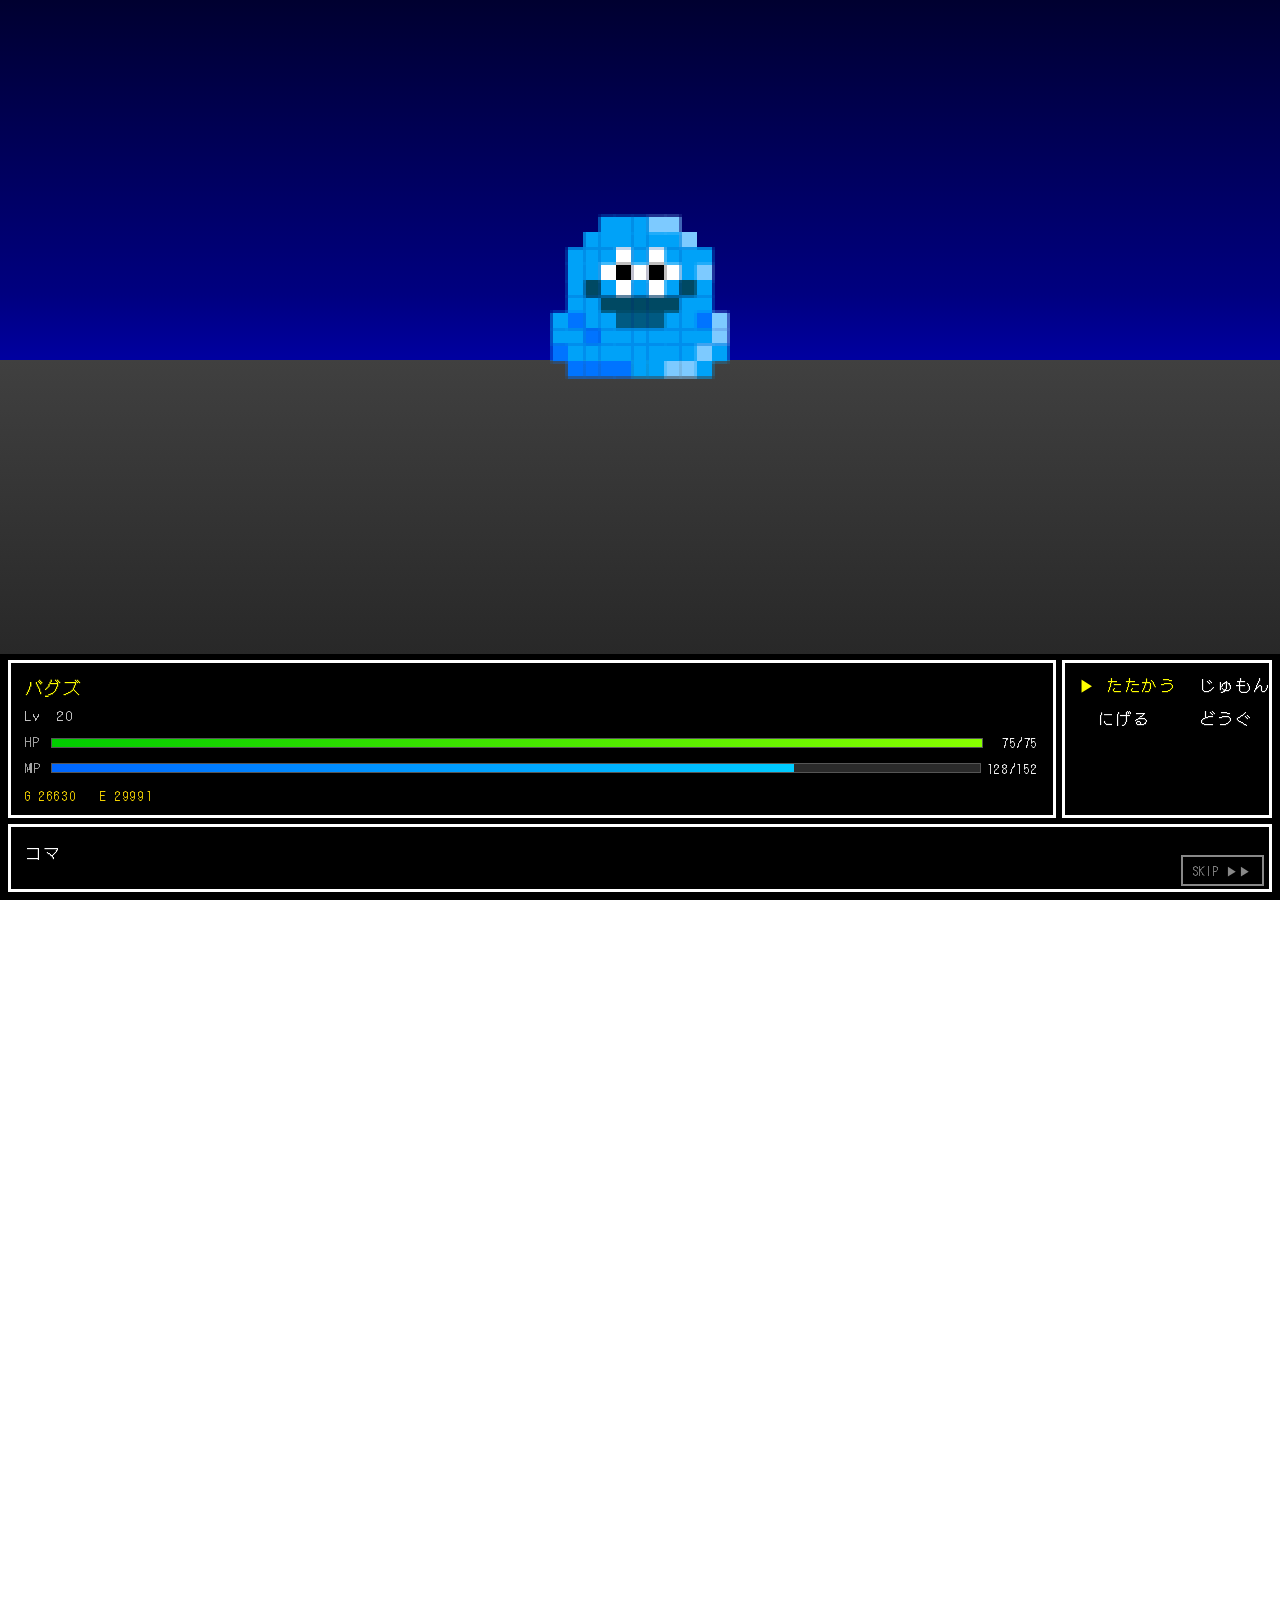
<file: index.html>
<!DOCTYPE html>
<html lang="ja">
<head>
<meta charset="UTF-8">
<meta http-equiv="X-UA-Compatible" content="IE=edge">
<meta name="viewport" content="width=device-width, initial-scale=1">
<title>株式会社Bug.s -Best Unique Gather-</title>
<meta name="description" content="身近な人の不便を無くしたい。自分の周りの人が幸せになって欲しい。その幸せを波状的に広げていきたい...きっかけはそこから。Bug.s物語のはじまりです。">
<meta name="keywords" content="株式会社Bug.s,システムエンジニアリングサービス,HP制作,SNS運用,システム・ソフトウェア開発,写真撮影">
<meta property="og:title" content="株式会社Bug.s">
<meta property="og:type" content="website">
<meta property="og:url" content="https://bugs.co.jp/">
<meta property="og:image" content="img/ogp.png">
<link rel="stylesheet" type="text/css" href="css/style.min.css">
<link rel="icon" href="img/favicon.ico" sizes="any">
<style>
/* ===== DQ BATTLE SCREEN ===== */
#loading {
  background: #000 !important;
  align-items: stretch !important;
  justify-content: flex-start !important;
  overflow: hidden !important;
  font-family: 'DotGothic16-Regular', monospace !important;
}
.dq-battle {
  flex: 1;
  width: 100%;
  display: flex;
  flex-direction: column;
  color: #fff;
}
.dq-field {
  flex: 1;
  position: relative;
  background: linear-gradient(to bottom,
    #000030 0%, #000080 45%,
    #0000a0 55%, #404040 55%,
    #282828 100%);
  display: flex;
  align-items: center;
  justify-content: center;
  overflow: hidden;
}
.dq-enemy {
  width: 180px;
  height: auto;
  image-rendering: pixelated;
  image-rendering: crisp-edges;
  animation: dqFloat 1.8s ease-in-out infinite;
  position: relative;
  z-index: 1;
  margin-bottom: 60px;
}
@keyframes dqFloat {
  0%,100% { transform: translateY(0); }
  50%      { transform: translateY(-14px); }
}
.dq-enemy.dq-hit {
  animation: dqHit 0.6s steps(1) forwards !important;
}
@keyframes dqHit {
  0%,40%,80% { opacity: 1; filter: brightness(4) saturate(0); }
  20%,60%,100% { opacity: 0; }
}
/* UI panel */
.dq-ui {
  display: flex;
  gap: 6px;
  padding: 6px 8px 0;
  background: #000;
}
/* Window border */
.dq-win {
  border: 3px solid #fff;
  background: #000;
  padding: 10px 14px;
  position: relative;
}
/* Status */
.dq-status {
  flex: 1;
  display: flex;
  flex-direction: column;
  gap: 5px;
}
.dq-charname {
  font-size: clamp(14px,2vw,18px);
  color: #ffff00;
  letter-spacing: 1px;
}
.dq-lv {
  font-size: clamp(11px,1.5vw,13px);
  color: #cccccc;
}
.dq-stat-row {
  display: flex;
  align-items: center;
  gap: 6px;
  font-size: clamp(11px,1.5vw,13px);
}
.dq-stat-row .sl { width: 20px; color: #aaa; flex-shrink: 0; }
.dq-bar {
  flex: 1;
  height: 10px;
  background: #2a2a2a;
  border: 1px solid #555;
  overflow: hidden;
  min-width: 40px;
}
.dq-bar-hp { height:100%; width:100%; background: linear-gradient(to right,#00cc00,#88ff00); transition: width .5s; }
.dq-bar-mp { height:100%; width:80%; background: linear-gradient(to right,#0066ff,#00ccff); }
.dq-stat-row .sv { font-size: clamp(10px,1.4vw,12px); min-width: 50px; text-align: right; }
.dq-gold { font-size: clamp(10px,1.4vw,12px); color: #ffdd00; margin-top: 2px; }
/* Commands */
.dq-cmd {
  width: clamp(130px,22vw,210px);
  display: none;
}
.dq-cmd-grid {
  display: grid;
  grid-template-columns: 1fr 1fr;
  gap: 8px 4px;
}
.dq-cmd-item {
  font-size: clamp(12px,1.8vw,16px);
  color: #fff;
  white-space: nowrap;
}
.dq-cmd-item.sel { color: #ffff00; }
/* Message box */
.dq-msgbox {
  margin: 6px 8px 8px;
  min-height: 68px;
  font-size: clamp(13px,1.8vw,16px);
  line-height: 1.9;
  position: relative;
}
.dq-cursor {
  position: absolute;
  bottom: 4px;
  right: 6px;
  font-size: 12px;
  color: #aaa;
  animation: dqBlink .8s step-end infinite;
}
@keyframes dqBlink { 0%,100%{opacity:1} 50%{opacity:0} }
/* Skip button */
#dqSkip {
  position: absolute;
  bottom: 14px;
  right: 16px;
  background: transparent;
  border: 2px solid #888;
  color: #888;
  font-family: 'DotGothic16-Regular', monospace;
  font-size: 12px;
  padding: 4px 10px;
  cursor: pointer;
  z-index: 10;
  letter-spacing: 1px;
  transition: color .2s, border-color .2s;
}
#dqSkip:hover { color: #fff; border-color: #fff; }
</style>
</head>
<body>
  <div id="loading">
    <div class="dq-battle">
      <div class="dq-field">
        <img src="img/slime.png" alt="バグ" class="dq-enemy" id="dqEnemy">
      </div>
      <div class="dq-ui">
        <div class="dq-status dq-win">
          <div class="dq-charname">バグズ</div>
          <div class="dq-lv">Lv&nbsp;&nbsp;20</div>
          <div class="dq-stat-row">
            <span class="sl">HP</span>
            <div class="dq-bar"><div class="dq-bar-hp" id="dqHpBar"></div></div>
            <span class="sv" id="dqHpNum">75/75</span>
          </div>
          <div class="dq-stat-row">
            <span class="sl">MP</span>
            <div class="dq-bar"><div class="dq-bar-mp"></div></div>
            <span class="sv">128/152</span>
          </div>
          <div class="dq-gold">G 26630 &nbsp; E 29991</div>
        </div>
        <div class="dq-cmd dq-win" id="dqCmd">
          <div class="dq-cmd-grid">
            <div class="dq-cmd-item sel">▶ たたかう</div>
            <div class="dq-cmd-item">&nbsp;&nbsp;じゅもん</div>
            <div class="dq-cmd-item">&nbsp;&nbsp;にげる</div>
            <div class="dq-cmd-item">&nbsp;&nbsp;どうぐ</div>
          </div>
        </div>
      </div>
      <div class="dq-msgbox dq-win">
        <div id="dqText"></div>
        <span class="dq-cursor" id="dqCursor"></span>
      </div>
    </div>
    <button id="dqSkip">SKIP ▶▶</button>
  </div>
  <button id="menu_btn" class="sp"><span>MENU</span></button>
  <nav id="nav">
    <ul class="menu flx justify-between align-end">
      <li><a href="#about"><p class="ico"><img src="img/about.png" alt="アバウト"></p><p>アバウト</p></a></li>
      <li><a href="#service"><p class="ico"><img src="img/service.png" alt="サービス"></p><p>サービス</p></a></li>
      <li><a href="#member"><p class="ico"><img src="img/member.png" alt="メンバー"></p><p>メンバー</p></a></li>
      <li><a href="#recruit"><p class="ico"><img src="img/recruit.png" alt="リクルート"></p><p>リクルート</p></a></li>
      <li><a href="#contact"><p class="ico"><img src="img/contact.png" alt="コンタクト"></p><p>コンタクト</p></a></li>
    </ul>
  </nav>
<main id="main-content">
<section id="top">
  <h1><img class="fadein" src="img/logo_white.png" alt="Bug.s -Best Unique Gather-">
  <p id="bugtxt" class="typing" data-speed="50">-Best Unique Gather-</p></h1>
  <div class="castle">
    <img src="img/castle.png" alt="castle">
  </div>
</section>
<section id="about">
  <div class="inner">
    <ul class="flx justify-center party">
      <li><img src="img/archer.png" alt="archer"></li>
      <li><img src="img/warrior.png" alt="warrior"></li>
      <li><img src="img/hero.png" alt="hero"></li>
      <li><img src="img/wizard.png" alt="wizard"></li>
      <li><img src="img/healer.png" alt="healer"></li>
    </ul>
    <div class="txt_box">
      <h2 class="typing" data-speed="30">ちーむ バグズ<br>株式会社 Bug.s</h2><br>
      <p class="typing" data-speed="20">
        身近な人の不便を無くしたい。<br>自分の周りの人が幸せになって欲しい。<br>その幸せを波状的に広げていきたい...<br><br>
        きっかけはそこから。Bug.s物語のはじまりです。</p>
      <br>
      <a class="arrow" href="#service"><img src="img/arrow_btm.png" alt="arrow"></a>
    </div>
  </div>
</section>
<div class="mon">
  <div class="flx justify-center align-center gate">
    <p><img src="img/gatekeeper.png" alt=""></p>
    <p><img src="img/tunnel.png" alt=""></p>
    <p><img src="img/gatekeeper.png" alt=""></p>
  </div>
</div>
<section id="service">
  <div class="inner">
    <div class="txt_box flx justify-center align-center">
      <p class="icon"><img src="img/service2.png" alt="service"></p>
      <h3>サービス</h3>
    </div>
    <ul class="service_list grid">
      <li class="grid-item">
        <div class="flx align-end justify-center icons">
          <p class="fukidasi"><img src="img/ser1.png" alt="SES システムエンジニアリングサービス"></p>
          <p><img src="img/red.png" alt="SES システムエンジニアリングサービス"></p>
        </div>
        <dl class="txt_box">
          <dt class="typing" data-speed="20">SES<br>システムエンジニアリングサービス</dt><br>
          <dd class="typing" data-speed="10">
            SESとは、システムエンジニアリングサービスの略です。<br>
            ソフトウェアやシステムの開発・保守・運用における委託契約の一種で特定の業務に対して技術者の労働を提供する契約のことです。<br>
            オフィスにエンジニアを派遣（常駐）することにより、お客様に寄り添った対応、様々なサポートが可能になります。<br>
            Bug.sでは、経験豊富な幅広いエンジニアを保持しており質の高いシステムソリューションを提供しております。<br><br>
            また、開発パートナー企業様も積極的に募集しておりますのでご興味のある企業様は、お気軽にお問い合わせ下さいませ。
          </dd>
          <a class="flx justify-center" href="#contact"><img class="arrow_right" src="img/arrow_right.png" alt="arrow"><p>詳しく聞く</p></a>
        </dl>
      </li>
      <li class="grid-item">
        <div class="flx align-end justify-center icons">
          <p class="fukidasi"><img src="img/ser2.png" alt="Homepage Creation HP制作"></p>
          <p><img src="img/blue.png" alt="Homepage Creation HP制作"></p>
        </div>
        <dl class="txt_box">
          <dt class="typing" data-speed="20">Homepage Creation<br>HP制作</dt><br>
          <dd class="typing" data-speed="10">
            コーポレートサイト、LP、ECサイトなど、多様なサイトを制作可能です。<br>
            HP制作、リニューアルはもちろんのこと、企画からデザイン、運用に至るまでお客様のご希望に沿ったサイト構築をご提案いたします。
          </dd>
          <a class="flx justify-center" href="#contact"><img class="arrow_right" src="img/arrow_right.png" alt="arrow"><p>詳しく聞く</p></a>
        </dl>
      </li>
      <li class="grid-item">
        <div class="flx align-end justify-center icons">
          <p class="fukidasi"><img src="img/ser3.png" alt="System Development システム開発"></p>
          <p><img src="img/green.png" alt="System Development システム開発"></p>
        </div>
        <dl class="txt_box">
          <dt class="typing" data-speed="20">System Development<br>システム・ソフトウェア開発</dt><br>
          <dd class="typing" data-speed="10">
            業務システムの各種ソフトウェア開発について、要件定義、
            設計、プログラミング、テスト、運用の各工程に合わせたご要望を踏まえてハイスキルエンジニアが対応します。<br>
            WebサービスやAPIの利用、RESTfulAPI化、IaaS・PaaS・BaaSを利用したモダンなシステム開発、SaaS・ASPサービスの 提供等、多くの実績がございます。
          </dd>
          <a class="flx justify-center" href="#contact"><img class="arrow_right" src="img/arrow_right.png" alt="arrow"><p>詳しく聞く</p></a>
        </dl>
      </li>
      <li class="grid-item">
        <div class="flx align-end justify-center icons">
          <p class="fukidasi"><img src="img/ser4.png" alt="SNS Operation SNS運用"></p>
          <p><img src="img/yellow.png" alt="SNS Operation SNS運用"></p>
        </div>
        <dl class="txt_box">
          <dt class="typing" data-speed="20">SNS Operation<br>SNS運用</dt><br>
          <dd class="typing" data-speed="10">
            それぞれの企業様にとっての最適な運営戦略の提案やコメントへの返信、
            アクセス解析など、SNS運用に関わるさまざまな業務をサポート致します。<br><br>
            SNS運用代行を利用すれば、運用にかかわる業務を一括で管理するため、
            SNS関連の業務以外にも時間を費やすことが可能です。<br>
            また、定期的な投稿、それぞれの媒体に合った運営戦略を行うため安定したユーザー数を獲得しやすくなります。<br>
            近年増えてきている、SNSでの炎上や、ネガティブなコメント（度を超えた批判的なコメントなど）にも素早く対応することができ、トラブルを事前に回避致します。
          </dd>
          <a class="flx justify-center" href="#contact"><img class="arrow_right" src="img/arrow_right.png" alt="arrow"><p>詳しく聞く</p></a>
        </dl>
      </li>
      <li class="grid-item">
        <div class="flx align-end justify-center icons">
          <p class="fukidasi"><img src="img/ser5.png" alt="Photograph 写真撮影"></p>
          <p><img src="img/black.png" alt="Photograph 写真撮影"></p>
        </div>
        <dl class="txt_box">
          <dt class="typing" data-speed="20">Photograph<br>写真撮影</dt><br>
          <dd class="typing" data-speed="10">
            物撮り、人撮りのどちらも対応可能です。<br>
            経験豊富なカメラマンが、お客様のご要望に寄り添った写真を撮影致します。<br><br>
            作品などご覧になりたい場合は、お気軽にお問い合わせ下さい。
          </dd>
          <a class="flx justify-center" href="#contact"><img class="arrow_right" src="img/arrow_right.png" alt="arrow"><p>詳しく聞く</p></a>
        </dl>
      </li>
      <li class="grid-item">
        <div class="flx align-end justify-center icons">
          <p class="fukidasi"><img src="img/ser6.png" alt="BPO 業務アウトソーシング"></p>
          <p><img src="img/blue.png" alt="BPO 業務アウトソーシング"></p>
        </div>
        <dl class="txt_box">
          <dt class="typing" data-speed="20">BPO<br>業務アウトソーシング</dt><br>
          <dd class="typing" data-speed="10">
            Bug.sでは、BPO事業を全国展開で行なっております。<br>
            日々の定型業務やバックオフィス業務をお任せいただくことで、お客様は本来注力すべきコア業務に専念できます。<br><br>
            業務の切り出しから運用体制の構築まで、ご要望に合わせてご提案致します。お気軽にお問い合わせ下さい。
          </dd>
          <a class="flx justify-center" href="#contact"><img class="arrow_right" src="img/arrow_right.png" alt="arrow"><p>詳しく聞く</p></a>
        </dl>
      </li>
    </ul>
  </div>
</section>
<section id="member">
  <div class="kabe">
    <div class="inner">
      <div class="txt_box flx justify-center align-center">
        <p class="icon"><img src="img/member.png" alt="service"></p>
        <h3>メンバー</h3>
      </div>
    </div>
  </div>
  <div class="floor">
    <div class="counter_side flx justify-between align-end">
      <p class="tana"><img src="img/tana.png" alt=""></p>
      <div class="flx right">
        <p class="isu"><img src="img/isu.png" alt=""></p>
        <p class="hako"><img src="img/hako.png" alt=""></p>
      </div>
    </div>
    <div class="counter">
      <p><img src="img/counter.png" alt=""></p>
    </div>
    <div class="carpet">
        <div class="fukidashi_list">
          <div class="fukidashi f1"><span>
            <p>N.shibazaki</p>
            ▶︎職業 社長<br><br>
            ▶︎言語<br>
            Java/Ruby/Javascript/HTML/CSS/Salesforce/<br><br>
            ▶︎フレームワーク<br>
            SpringFramework/Struts/RubyonRails/<br><br>
            ▶︎ひとこと<br>
            挑戦することが人生の醍醐味だ！<br>
            連続家族の様に助け合い友人の様に認め合いライバルの様に高め合う</span></div>
          <div class="fukidashi f2"><span>
            <p>T.sekine</p>
            ▶︎職業 営業<br><br>
            ▶︎ひとこと<br>
            何しても先延ばしにしてたら何も始まらない。<br>
            いつやるの？<br>
            いまでしょ！！！</span></div>
          <div class="fukidashi f3"><span>
            <p>H.sakurai</p>
            ▶︎職業 CTO（最高技術責任者）<br><br>
            ▶︎言語<br>
            Java/Javascript/Ruby/PHP/VBA<br><br>
            ▶︎フレームワーク<br>
            RubyonRails/Vue</span></div>
          <div class="fukidashi f4"><span>
            <p>E.shimizu</p>
            ▶︎職業 SE（システムエンジニア）<br><br>
            ▶︎言語<br>
            Java/Javascript/HTML/VBA/VB.net/C#/Oracle<br><br>
            ▶︎フレームワーク<br>
            Struts<br><br>
            ▶︎ひとこと<br>
            めざせ顧客満足度No.1！<br>
            お客様のご要望を重視して、可能な限り実現します！<br>
            システム化で業務効率アップ↑↑</span></div>
        </div>
      <ul class="flx justify-center members">
        <li class="member me1"><img src="img/member_1.png" alt=""></li>
        <li class="member me2"><img src="img/member_2.png" alt=""></li>
        <li class="member me3"><img src="img/member_3.png" alt=""></li>
        <li class="member me4"><img src="img/member_4.png" alt=""></li>
      </ul>
      <p class="table"><img src="img/table.png" alt=""></p>
    </div>
  </div>

</section>
<section id="recruit">
  <div class="kabe">
    <div class="inner">
      <div class="txt_box flx justify-center align-center">
        <p class="icon"><img src="img/recruit.png" alt="recruit"></p>
        <h3>リクルート</h3>
      </div>
      <table>
        <tr><td>対象者</td><td>：</td><td>学歴、性別、国籍、年齢不問。やる気があり、成長したい方！システム開発経験1年以上お持ちの方、優遇致します。</td></tr>
        <tr><td>雇用形態</td><td>：</td><td>正社員（使用期間あり）、アルバイト</td></tr>
        <tr><td>職種</td><td>：</td><td>プログラマ、システムエンジニア、WEBデザイナー</td></tr>
        <tr><td>仕事内容</td><td>：</td><td>お客様先での常駐支援、自社サービスの開発</td></tr>
        <tr><td>給与</td><td>：</td><td>能力、経験、スキルにより判断いたします。前職の給与なども考慮致しますので、ご相談ください。</td></tr>
        <tr><td>待遇/福利厚生</td><td>：</td><td>交通費全額支給 各種社会保険完備 奨学金全額負担制度 資格取得支援制度 スキルアップ援助制度 家賃補助&yen;10,000</td></tr>
        <tr class="btn"><td colspan="3"><a href="#contact" class="flx justify-center"><img class="arrow_right" src="img/arrow_right.png" alt="arrow"><p>仲間になる</p></a></td></tr>
      </table>

      <aside class="flx justify-between">
        <table>
          <tr><td>職種</td><td>：</td><td></td></tr>
          <tr><td>仕事内容</td><td>：</td><td></td></tr>
          <tr class="detail"><td colspan="3">準備中</td></tr>
          <tr class="btn"><td colspan="3"><a href="#contact" class="flx justify-center"><img class="arrow_right" src="img/arrow_right.png" alt="arrow"><p>詳しく聞く</p></a></td></tr>
        </table>
        <table>
          <tr><td>職種</td><td>：</td><td></td></tr>
          <tr><td>仕事内容</td><td>：</td><td></td></tr>
          <tr class="detail"><td colspan="3">準備中</td></tr>
          <tr class="btn"><td colspan="3"><a href="#contact" class="flx justify-center"><img class="arrow_right" src="img/arrow_right.png" alt="arrow"><p>詳しく聞く</p></a></td></tr>
        </table>
      </aside>
    </div>
  </div>
  <div class="floor">
    <div class="counter_side flx justify-between align-end">
      <p class="kitchen"><img src="img/kitchen.png" alt=""></p>
      <div class="tana2"><img src="img/tana2.png" alt=""></div>
    </div>
    <div class="counter">
      <p class="master"><img src="img/master.png" alt=""></p>
      <p class="table"><img src="img/counter2.png" alt=""></p>
      <div class="flx justify-around">
        <p class="isu"><img src="img/isu.png" alt=""></p><p class="isu"><img src="img/isu.png" alt=""></p>
      </div>
    </div>
    <div class="carpet">
    </div>
  </div>
</section>
<div class="mon">
  <div class="flx justify-center align-center gate">
    <p><img src="img/gatekeeper.png" alt=""></p>
    <p><img src="img/tunnel.png" alt=""></p>
    <p><img src="img/gatekeeper.png" alt=""></p>
  </div>
</div>
<section id="contact">
  <div class="inner">
    <div class="txt_box flx justify-center align-center">
      <p class="icon"><img src="img/contact.png" alt="contact"></p>
      <h3>コンタクト</h3>
    </div>
    <form action="" method="post" id="Form">
      <div class="wrap">
          <span class="err"></span>
          <label class="flx align-center" for="name"><span class="bold">お名前</span>
          <input type="text" name="name" autocomplete="name" value=""></label>

          <span class="err"></span>
          <label class="flx align-center" for="furigana"><span class="bold">フリガナ</span>
          <input type="text" name="furigana" value=""></label>

          <span class="err"></span>
          <label class="flx align-center" for="email"><span class="bold">メールアドレス</span>
          <input type="email" name="email" autocomplete="email" value=""></label>

          <span class="err"></span>
          <label class="flx align-center" for="tel"><span class="bold">お電話番号</span>
          <input type="tel" name="tel" autocomplete="tel" value=""></label>

          <span class="err"></span>
          <label class="message" for="txt"><span class="bold">メッセージ</span>
          <textarea name="txt"></textarea></label>

          <div class="flx align-center justify-center btn">
            <img class="arrow_right" src="img/arrow_right.png" alt="arrow">
            <input type="hidden" value="1" name="form">
            <input type="submit" value="内容を確認する">
          </div>
      </div>
    </form>
  </div>
</section>
<div class="flx justify-center align-center river">
  <p><img src="img/bridge.jpg" alt=""></p>
</div>
<footer>
  <p>&copy; 2021.Bug.s</p>
</footer>
<a id="totop" href="#"><img src="img/rocket.png" alt="トップへ戻る"></a>
</main>

<script type="text/javascript" src="js/masonry.min.js"></script>
<script type="text/javascript" src="js/index.js"></script>
<script>
// ===== ページ読み込みごとにメンバーの座席をシャッフル =====
(function () {
  var MEMBERS = [
    {
      img: 'img/member_1.png',
      info: '<p>N.shibazaki</p>▶︎職業 社長<br><br>▶︎言語<br>Java/Ruby/Javascript/HTML/CSS/Salesforce/<br><br>▶︎フレームワーク<br>SpringFramework/Struts/RubyonRails/<br><br>▶︎ひとこと<br>挑戦することが人生の醍醐味だ！<br>連続家族の様に助け合い友人の様に認め合いライバルの様に高め合う'
    },
    {
      img: 'img/member_2.png',
      info: '<p>T.sekine</p>▶︎職業 営業<br><br>▶︎ひとこと<br>何しても先延ばしにしてたら何も始まらない。<br>いつやるの？<br>いまでしょ！！！'
    },
    {
      img: 'img/member_3.png',
      info: '<p>H.sakurai</p>▶︎職業 CTO（最高技術責任者）<br><br>▶︎言語<br>Java/Javascript/Ruby/PHP/VBA<br><br>▶︎フレームワーク<br>RubyonRails/Vue'
    },
    {
      img: 'img/member_4.png',
      info: '<p>E.shimizu</p>▶︎職業 SE（システムエンジニア）<br><br>▶︎言語<br>Java/Javascript/HTML/VBA/VB.net/C#/Oracle<br><br>▶︎フレームワーク<br>Struts<br><br>▶︎ひとこと<br>めざせ顧客満足度No.1！<br>お客様のご要望を重視して、可能な限り実現します！<br>システム化で業務効率アップ↑↑'
    }
  ];

  function shuffle(arr) {
    var a = arr.slice();
    for (var i = a.length - 1; i > 0; i--) {
      var j = Math.floor(Math.random() * (i + 1));
      var tmp = a[i]; a[i] = a[j]; a[j] = tmp;
    }
    return a;
  }

  function shuffleMembers() {
    var shuffled = shuffle(MEMBERS);
    for (var i = 0; i < 4; i++) {
      // 画像を入れ替え
      var li = document.querySelector('.me' + (i + 1));
      if (li) {
        var img = li.querySelector('img');
        if (img) img.src = shuffled[i].img;
      }
      // ふきだし内容を入れ替え
      var f = document.querySelector('.f' + (i + 1) + ' span');
      if (f) f.innerHTML = shuffled[i].info;
    }
  }

  // DOMContentLoaded で即実行（静的HTMLが描画されてから上書き）
  document.addEventListener('DOMContentLoaded', shuffleMembers);
})();
</script>
</body>
</html>
</file>
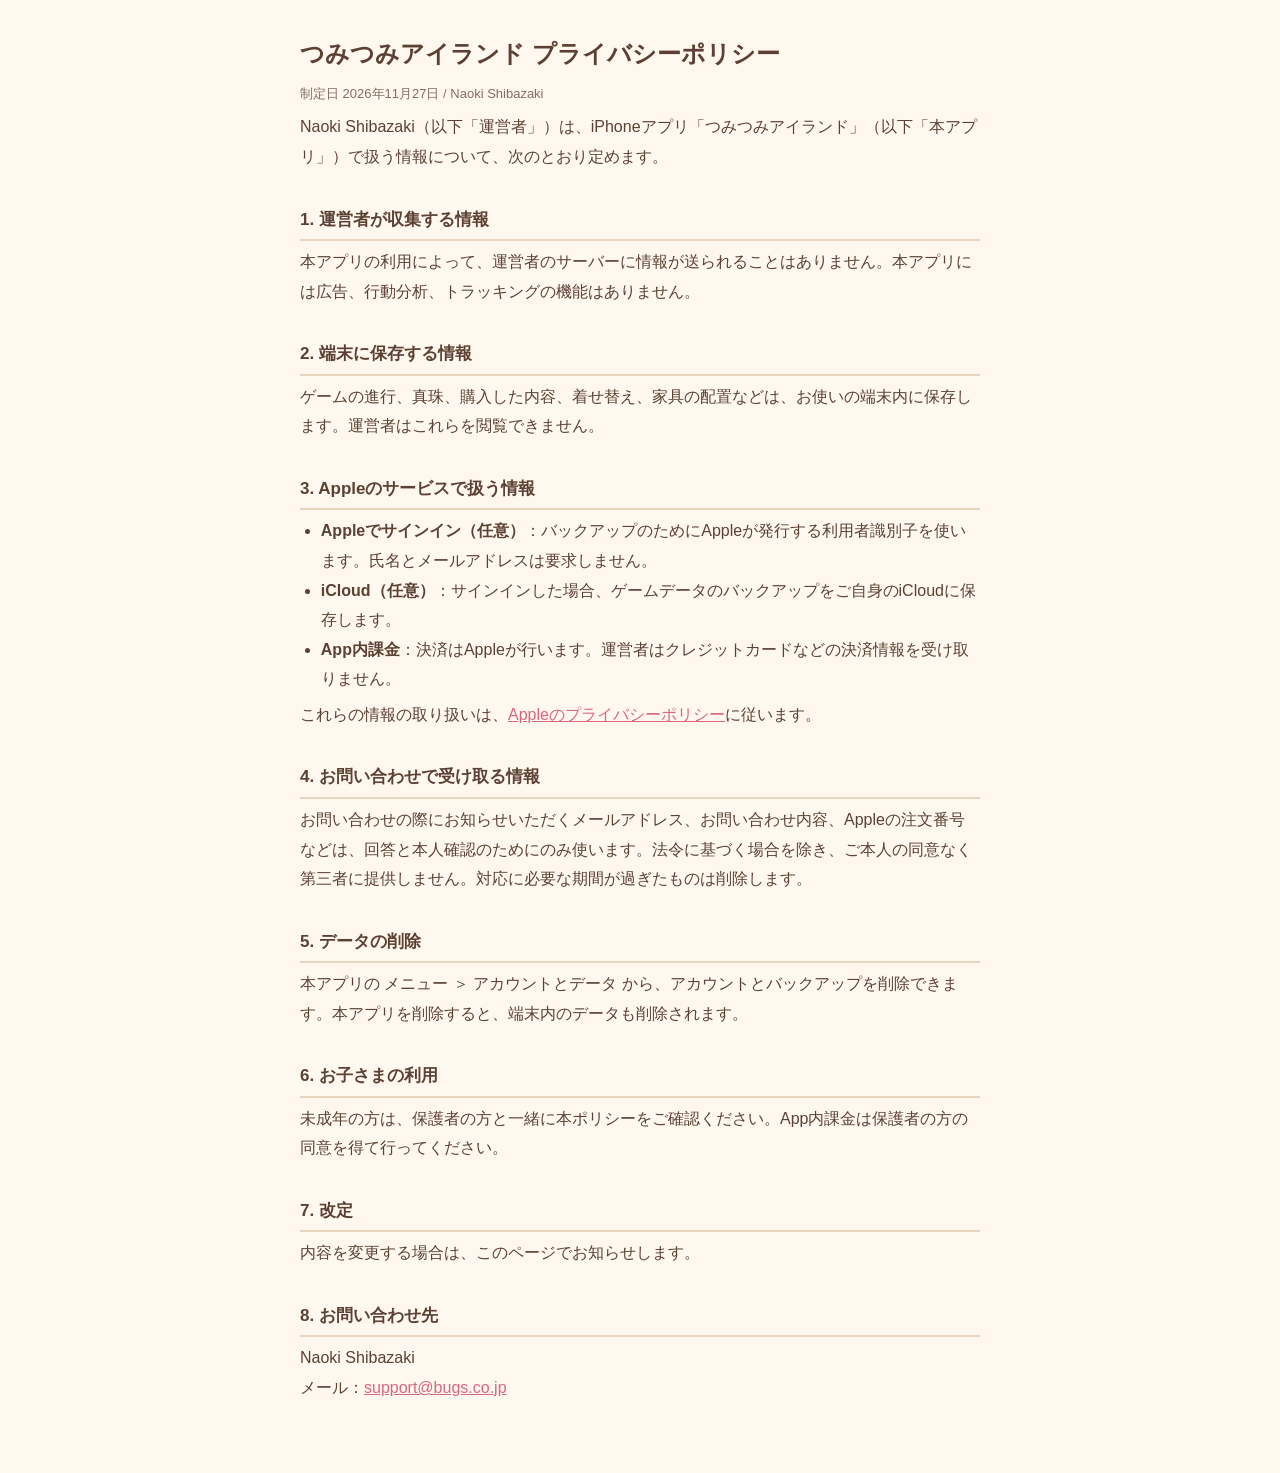
<file: nagareshima/privacy.html>
<!doctype html>
<html lang="ja">
<head>
<meta charset="utf-8">
<meta name="viewport" content="width=device-width, initial-scale=1">
<title>つみつみアイランド プライバシーポリシー</title>
<style>
:root{--bg:#fff8ee;--ink:#5c4033;--line:#e8d5bd;--accent:#d9667f}
body{margin:0;background:var(--bg);color:var(--ink);font-family:-apple-system,"Hiragino Sans",sans-serif;line-height:1.85}
main{max-width:680px;margin:0 auto;padding:32px 16px 64px}
h1{font-size:24px;margin:0 0 4px}h2{font-size:17px;margin:32px 0 6px;padding-bottom:4px;border-bottom:2px solid var(--line)}
p,ul{margin:6px 0}ul{padding-left:1.3em}a{color:var(--accent)}.date{font-size:13px;opacity:.75}
</style>
</head>
<body><main>
<h1>つみつみアイランド プライバシーポリシー</h1>
<p class="date">制定日 2026年11月27日 / Naoki Shibazaki</p>
<p>Naoki Shibazaki（以下「運営者」）は、iPhoneアプリ「つみつみアイランド」（以下「本アプリ」）で扱う情報について、次のとおり定めます。</p>
<h2>1. 運営者が収集する情報</h2>
<p>本アプリの利用によって、運営者のサーバーに情報が送られることはありません。本アプリには広告、行動分析、トラッキングの機能はありません。</p>
<h2>2. 端末に保存する情報</h2>
<p>ゲームの進行、真珠、購入した内容、着せ替え、家具の配置などは、お使いの端末内に保存します。運営者はこれらを閲覧できません。</p>
<h2>3. Appleのサービスで扱う情報</h2>
<ul>
<li><strong>Appleでサインイン（任意）</strong>：バックアップのためにAppleが発行する利用者識別子を使います。氏名とメールアドレスは要求しません。</li>
<li><strong>iCloud（任意）</strong>：サインインした場合、ゲームデータのバックアップをご自身のiCloudに保存します。</li>
<li><strong>App内課金</strong>：決済はAppleが行います。運営者はクレジットカードなどの決済情報を受け取りません。</li>
</ul>
<p>これらの情報の取り扱いは、<a href="https://www.apple.com/jp/legal/privacy/">Appleのプライバシーポリシー</a>に従います。</p>
<h2>4. お問い合わせで受け取る情報</h2>
<p>お問い合わせの際にお知らせいただくメールアドレス、お問い合わせ内容、Appleの注文番号などは、回答と本人確認のためにのみ使います。法令に基づく場合を除き、ご本人の同意なく第三者に提供しません。対応に必要な期間が過ぎたものは削除します。</p>
<h2>5. データの削除</h2>
<p>本アプリの メニュー ＞ アカウントとデータ から、アカウントとバックアップを削除できます。本アプリを削除すると、端末内のデータも削除されます。</p>
<h2>6. お子さまの利用</h2>
<p>未成年の方は、保護者の方と一緒に本ポリシーをご確認ください。App内課金は保護者の方の同意を得て行ってください。</p>
<h2>7. 改定</h2>
<p>内容を変更する場合は、このページでお知らせします。</p>
<h2>8. お問い合わせ先</h2>
<p>Naoki Shibazaki<br>メール：<a href="mailto:support@bugs.co.jp">support@bugs.co.jp</a></p>
</main></body>
</html>
</file>
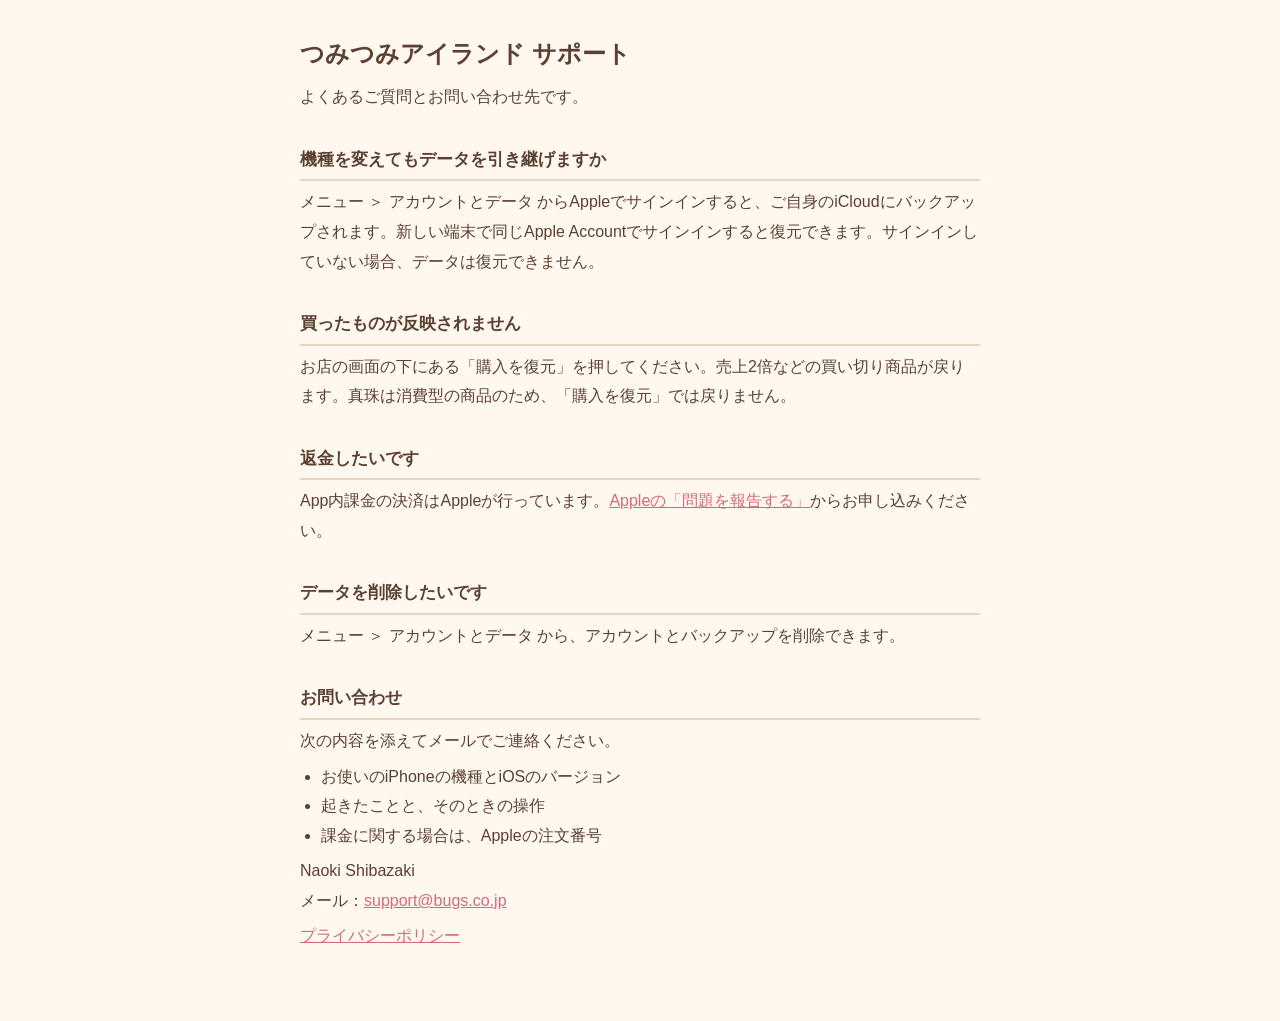
<file: nagareshima/support.html>
<!doctype html>
<html lang="ja">
<head>
<meta charset="utf-8">
<meta name="viewport" content="width=device-width, initial-scale=1">
<title>つみつみアイランド サポート</title>
<style>
:root{--bg:#fff8ee;--ink:#5c4033;--line:#e8d5bd;--accent:#d9667f}
body{margin:0;background:var(--bg);color:var(--ink);font-family:-apple-system,"Hiragino Sans",sans-serif;line-height:1.85}
main{max-width:680px;margin:0 auto;padding:32px 16px 64px}
h1{font-size:24px;margin:0 0 4px}h2{font-size:17px;margin:32px 0 6px;padding-bottom:4px;border-bottom:2px solid var(--line)}
p,ul{margin:6px 0}ul{padding-left:1.3em}a{color:var(--accent)}
</style>
</head>
<body><main>
<h1>つみつみアイランド サポート</h1>
<p>よくあるご質問とお問い合わせ先です。</p>
<h2>機種を変えてもデータを引き継げますか</h2>
<p>メニュー ＞ アカウントとデータ からAppleでサインインすると、ご自身のiCloudにバックアップされます。新しい端末で同じApple Accountでサインインすると復元できます。サインインしていない場合、データは復元できません。</p>
<h2>買ったものが反映されません</h2>
<p>お店の画面の下にある「購入を復元」を押してください。売上2倍などの買い切り商品が戻ります。真珠は消費型の商品のため、「購入を復元」では戻りません。</p>
<h2>返金したいです</h2>
<p>App内課金の決済はAppleが行っています。<a href="https://reportaproblem.apple.com/">Appleの「問題を報告する」</a>からお申し込みください。</p>
<h2>データを削除したいです</h2>
<p>メニュー ＞ アカウントとデータ から、アカウントとバックアップを削除できます。</p>
<h2>お問い合わせ</h2>
<p>次の内容を添えてメールでご連絡ください。</p>
<ul><li>お使いのiPhoneの機種とiOSのバージョン</li><li>起きたことと、そのときの操作</li><li>課金に関する場合は、Appleの注文番号</li></ul>
<p>Naoki Shibazaki<br>メール：<a href="mailto:support@bugs.co.jp">support@bugs.co.jp</a></p>
<p><a href="privacy.html">プライバシーポリシー</a></p>
</main></body>
</html>
</file>
<file: css/style.min.css>
html{box-sizing:border-box;-webkit-text-size-adjust:100%;word-break:normal;-moz-tab-size:4;tab-size:4}*,::before,::after{background-repeat:no-repeat;box-sizing:inherit}::before,::after{text-decoration:inherit;vertical-align:inherit}*{padding:0;margin:0}hr{overflow:visible;height:0;color:inherit}details,main{display:block}summary{display:list-item}small{font-size:80%}[hidden]{display:none}abbr[title]{border-bottom:none;text-decoration:underline;text-decoration:underline dotted}a{background-color:transparent}a:active,a:hover{outline-width:0}code,kbd,pre,samp{font-family:monospace, monospace}pre{font-size:1em}b,strong{font-weight:bolder}sub,sup{font-size:75%;line-height:0;position:relative;vertical-align:baseline}sub{bottom:-0.25em}sup{top:-0.5em}table{border-color:inherit;text-indent:0}iframe{border-style:none}input{border-radius:0}[type='number']::-webkit-inner-spin-button,[type='number']::-webkit-outer-spin-button{height:auto}[type='search']{-webkit-appearance:textfield;outline-offset:-2px}[type='search']::-webkit-search-decoration{-webkit-appearance:none}textarea{overflow:auto;resize:vertical}button,input,optgroup,select,textarea{font:inherit}optgroup{font-weight:bold}button{overflow:visible}button,select{text-transform:none}button,[type='button'],[type='reset'],[type='submit'],[role='button']{cursor:pointer}button::-moz-focus-inner,[type='button']::-moz-focus-inner,[type='reset']::-moz-focus-inner,[type='submit']::-moz-focus-inner{border-style:none;padding:0}button:-moz-focusring,[type='button']::-moz-focus-inner,[type='reset']::-moz-focus-inner,[type='submit']::-moz-focus-inner{outline:1px dotted ButtonText}button,html [type='button'],[type='reset'],[type='submit']{-webkit-appearance:button}button,input,select,textarea{background-color:transparent;border-style:none}a:focus,button:focus,input:focus,select:focus,textarea:focus{outline-width:0}select{-moz-appearance:none;-webkit-appearance:none}select::-ms-expand{display:none}select::-ms-value{color:currentColor}legend{border:0;color:inherit;display:table;max-width:100%;white-space:normal;max-width:100%}::-webkit-file-upload-button{-webkit-appearance:button;color:inherit;font:inherit}[disabled]{cursor:default}img{border-style:none}progress{vertical-align:baseline}[aria-busy='true']{cursor:progress}[aria-controls]{cursor:pointer}[aria-disabled='true']{cursor:default}@font-face{font-family:DotGothic16-Regular;src:url("DotGothic16-Regular.ttf") format("truetype"),url("DotGothic16-Regular.woff") format("woff"),local("sans-serif")}@keyframes fuwafuwa{0%{transform:translate(2px, 10px)}100%{transform:translate(-2px, 0)}}@keyframes fuwafuwa2{0%{transform:translate(0)}50%{transform:translate(0, 5px)}100%{transform:translate(0)}}@keyframes fuwafuwa3{0%{transform:translateY(0) scale(1)}100%{transform:translateY(2px) scale(0.95)}}@keyframes cloud{0%{background-position:0 100%}100%{background-position:1234px 100%}}@keyframes yurayura{50%{transform:scaleX(-1)}100%{transform:scaleX(1)}0%{transform:scaleX(1)}}@keyframes blink{0%{opacity:0}100%{opacity:1}}@keyframes bounce{0%,20%,50%,80%,100%{transform:translateY(0)}40%{transform:translateY(-5px)}60%{transform:translateY(-8px)}}@keyframes bounce2{0%{transform:scale(1, 1) translate(0%, 0%)}30%{transform:scale(1.2, 0.8) translate(0%, 0%)}40%{transform:scale(1, 1) translate(0%, 0%)}50%{transform:scale(0.8, 1.2) translate(0%, -60%)}60%{transform:scale(1, 1) translate(0%, -100%)}100%{transform:scale(1, 1) translate(0%, 0%)}}@keyframes scroll{0%{background-position:0 0}100%{background-position:200% -3000px}}@keyframes scrollsp{0%{background-position:0 0}100%{background-position:900% -3000px}}@keyframes furafura{0%{transform:scaleX(-1) rotate(-10deg)}100%{transform:scaleX(-1) rotate(10deg)}}@keyframes meramera{0%{transform:scale(0.8, 1) skew(-1deg)}100%{transform:scale(1, 0.8) skew(1deg)}}@keyframes buruburu{0%{transform:translate(0px, 0px) rotateZ(0deg)}25%{transform:translate(2px, 2px) rotateZ(1deg)}50%{transform:translate(0px, 2px) rotateZ(0deg)}75%{transform:translate(2px, 0px) rotateZ(-1deg)}100%{transform:translate(0px, 0px) rotateZ(0deg)}}@keyframes scale{0%{transform:scale(0)}100%{transform:scale(1)}}@keyframes scaledown{0%{transform:scale(1)}100%{transform:scale(0)}}@keyframes flyUp{0%{transform:translateY(0) scale(1);opacity:1}100%{transform:translateY(-120vh) scale(1.2);opacity:0}}body.no-scroll{overflow:hidden;height:100vh;touch-action:none}#loading{overflow:visible;position:fixed;top:0;left:0;width:100%;height:100%;background:#111;color:white;display:flex;flex-direction:column;align-items:center;justify-content:center;z-index:99999}.loading-text{font-size:clamp(15px, 2vw, 18px);letter-spacing:2px;color:white;margin-bottom:20px;min-height:24px;font-family:DotGothic16-Regular;transition:opacity 1s ease}.progress-bar{width:80%;height:10px;background-color:#444;border-radius:5px;overflow:hidden;max-width:900px;margin:0 auto}.progress{height:100%;width:0%;background-color:#4caf50;transition:width 0.2s}.loading-logo{width:auto;height:75px;margin-bottom:20px;animation:yurayura 0.5s steps(1) infinite}.logo-fly-up{animation:flyUp 1s ease forwards}.fade-out{opacity:0;transition:opacity 0.8s ease;pointer-events:none}#main-content.fade-in{opacity:1;transition:opacity 1s ease}#main-content{opacity:0}#bugtxt{transition:opacity 1s ease;opacity:0}html{scroll-behavior:smooth}body{font-family:DotGothic16-Regular;text-size-adjust:100%;overflow-x:hidden;width:100%;color:#fff;font-size:clamp(15px, 2vw, 18px);line-height:1.6;letter-spacing:1.6px;position:relative}body .fadein{filter:blur(10px);opacity:0;transition:filter 1s ease-out, opacity 1s ease-out}body .fadein.loaded{filter:blur(0);opacity:1}body p{font-size:clamp(15px, 2vw, 18px)}body h2{font-size:clamp(18px, 3vw, 25px)}body h3{font-size:clamp(18px, 3vw, 22px)}body ul li{list-style:none}body a{text-decoration:none;display:block;color:#fff;width:fit-content;margin:auto}body a:hover{color:#fe0}body a:hover p{color:#fe0}body a:hover .arrow_right{filter:invert(22%) sepia(100%) saturate(300%) hue-rotate(360deg);animation:initial;opacity:1}body img{display:block;width:100%;height:100%;object-fit:cover}body nav#nav{position:fixed;top:2%;right:1%;z-index:10;width:100%;max-width:500px;opacity:0;transition:opacity 0.3s ease}body nav#nav.visible{opacity:1;pointer-events:auto}body ul.menu{background-color:#022d99;border:solid 5px #fff;border-radius:10px;outline:solid 5px #000}@media screen and (max-width: 640px){body ul.menu{border:solid 3px #fff !important;outline:solid 4px #000 !important}}body ul.menu li{width:15%;margin:15px}body ul.menu li a{display:flex;flex-direction:column;align-items:center;color:#fff;text-align:center;font-size:clamp(8px, 2vw, 11px);font-weight:bold}body ul.menu li a:hover img{animation:fuwafuwa2 .8s ease-in-out infinite}body ul.menu li a p{font-size:clamp(8px, 2vw, 11px)}body ul.menu li a .ico{margin-bottom:5px;height:100%;width:50px}body ul.menu li a .ico img{transform:translate(0)}body ul.menu li:nth-child(1) img,body ul.menu li:nth-child(3) img{width:80%}body .flx{display:flex}body .clm{display:flex;flex-direction:column}body .justify-center{justify-content:center}body .align-center{align-items:center}body .justify-between{justify-content:space-between}body .justify-around{justify-content:space-around}body .align-end{align-items:flex-end}body .align-start{align-items:flex-start}body .arrow{width:5%;margin:auto;opacity:0;animation:blink 1s ease-in-out infinite alternate}body .arrow_right{opacity:0;animation:blink 1s ease-in-out infinite alternate;max-width:22px;margin:3px 10px}body #top{background-image:url("../img/sky.jpg");background-repeat:repeat-x;background-position:center;width:100%;z-index:-1;position:relative}body #top::after{content:"";background-image:url("../img/cloud.png");background-size:1234px;background-repeat:repeat-x;display:block;width:100%;height:100%;background-position:0 100%;animation:cloud 100s linear infinite;position:absolute;top:200px;z-index:0}body #top h1{margin:auto;display:grid;place-content:center;transform:translateY(80%);z-index:1;position:relative;filter:drop-shadow(0px 1px 2px #022d99)}body #top h1 p{text-align:center}body #top .castle{margin:280px auto 0;width:100%}body #top .castle img{max-width:1000px;margin:auto;z-index:2;position:relative;padding:0 50px}body #top .castle::before{content:"";background-image:url("../img/castle_bg.jpg");background-size:contain;background-repeat:repeat-x;background-position-y:bottom;display:block;width:100%;height:13%;max-height:100px;z-index:2;position:absolute;bottom:10.3%}body #top .castle::after{content:"";background-image:url("../img/river.jpg");background-size:contain;background-repeat:repeat;display:block;width:100%;height:10.3%;z-index:1;position:absolute;bottom:0;transform:rotate(0);animation:yurayura 3s steps(1) infinite}body #about{background-image:url("../img/left_grass.jpg"),url("../img/right_grass.jpg");background-position:left top,right top;background-repeat:repeat-y,repeat-y;background-size:10%,10%;width:100%;position:relative}body #about::before{content:"";background-image:url("../img/grass.jpg");background-position:center;background-repeat:repeat;background-size:5%;width:100%;height:100%;display:block;inset:0;position:absolute;z-index:-1}body #about .inner{background:url("../img/ground.jpg");background-size:50%;background-position:center 0;max-width:1000px;width:80%;margin:auto;padding:5em 5%}body #about .inner .party li{margin:0 2em 2em;animation:bounce 2s ease-in-out infinite;min-height:50px;width:10%}body #about .inner .party li img{width:initial}body #about .inner .party li:nth-child(2){animation-delay:.3s}body #about .inner .party li:nth-child(3){animation-delay:.6s}body #about .inner .party li:nth-child(4){animation-delay:.9s}body #about .inner .party li:nth-child(5){animation-delay:1.2s}body #about .inner .txt_box{background-color:#000;border:solid 5px #fff;border-radius:10px;outline:solid 5px #000;padding:3em 8%;max-width:600px;margin:auto;position:relative;line-height:1.8}@media screen and (max-width: 640px){body #about .inner .txt_box{border:solid 3px #fff !important;outline:solid 4px #000 !important}}body #about .inner .txt_box .arrow{position:absolute;left:0;right:0;bottom:2em;margin:auto;max-width:22px}body .mon{background:url("../img/wall.jpg");width:100%;background-repeat:repeat-x;background-position:bottom}body .mon p:nth-child(1){transform:scaleX(-1)}body .mon .gate{transform:translateY(7px);z-index:1;position:relative}body .mon .gate p{margin:0 15px}body .typing{opacity:0}body .typing.active{opacity:1}body #service{position:relative}body #service .txt_box:nth-child(1){background-color:#022d99;border:solid 5px #fff;border-radius:10px;outline:solid 5px #000;width:fit-content;margin:auto;padding:20px 0}@media screen and (max-width: 640px){body #service .txt_box:nth-child(1){border:solid 3px #fff !important;outline:solid 4px #000 !important}}body #service .txt_box:nth-child(1) .icon{width:20%;margin-right:10px}body #service:before{content:"";background-image:url(../img/logo_bg.jpg);background-size:350px;background-position:center;background-repeat:repeat;width:100%;animation:scroll 200s linear infinite;position:absolute;top:0;bottom:0;margin:auto;z-index:-2}body #service .inner{max-width:1200px;width:100%;margin:auto;padding:5em 20px}body #service .service_list{width:100%;margin:4em auto}body #service .service_list li{width:42%;height:fit-content;margin:2em}body #service .service_list .txt_box:nth-child(n+2){background-color:#000;border:solid 5px #fff;border-radius:10px;outline:solid 5px #000;padding:40px}@media screen and (max-width: 640px){body #service .service_list .txt_box:nth-child(n+2){border:solid 3px #fff !important;outline:solid 4px #000 !important}}body #service .service_list dt{font-size:clamp(15px, 2vw, 18px)}body #service .service_list dd{margin-bottom:30px;font-size:clamp(12px, 2vw, 15px)}body #service .icons p:first-child{width:35%;padding-bottom:20px;margin-top:-10px;animation:fuwafuwa3 2s ease-in-out infinite alternate}body #service .icons p:last-child{width:12%;margin-left:-36px;z-index:1;min-width:40px}body #service li:nth-child(2) .fukidasi{animation-delay:.3s}body #service li:nth-child(3) .fukidasi{animation-delay:.6s}body #service li:nth-child(4) .fukidasi{animation-delay:.9s}body #service li:nth-child(5) .fukidasi{animation-delay:1.2s}body #service li:nth-child(6) .fukidasi{animation-delay:1.5s}body #member{width:100%;overflow-x:hidden}body #member .kabe{background:url("../img/wall2.jpg");background-size:5%;height:30vw;max-height:350px;min-height:300px;position:relative}body #member .kabe:after{content:"";display:block;width:100%;height:80px;background:url("../img/saku.png");background-repeat:repeat-x;background-size:contain;background-position-x:1.5%;position:absolute;bottom:0;left:0;right:0;z-index:2}body #member .floor{background:url("../img/renga.jpg");background-size:5%;position:relative;padding-bottom:5em}body #member .floor:after{content:"";display:block;width:100%;height:80px;background:url("../img/saku.png");background-repeat:repeat-x;background-size:contain;background-position-x:1.5%;position:absolute;bottom:0;left:0;right:0}body #member .floor:before{content:"";display:block;width:100%;height:80px;background:url("../img/down.png");background-repeat:no-repeat;background-size:contain;position:absolute;width:20%;bottom:7em;left:5em}body #member .floor .counter_side{max-width:800px;margin:-8px auto -7em;z-index:2;position:relative;transform:translateY(-126px)}body #member .floor .counter_side .tana{width:22%}body #member .floor .counter_side .isu{width:15%;margin-left:auto;margin-right:2em;position:relative}body #member .floor .counter_side .isu img{object-fit:contain}body #member .floor .counter_side .isu::before{content:"";background:url(../img/bug.png);background-size:contain;background-repeat:no-repeat;width:100px;height:90px;position:absolute;right:-5px;top:-45px;z-index:1;animation:furafura 2s ease-in-out alternate infinite;transform:scaleX(-1) rotate(0);transform-origin:bottom center}body #member .floor .counter_side .hako{width:20%}body #member .floor .counter_side .hako img{object-fit:contain}body #member .floor .counter{max-width:600px;margin:auto}body #member .floor .carpet{background:url("../img/carpet.jpg");background-size:100% 100%;background-repeat:no-repeat;max-width:800px;padding:2em;position:relative;z-index:2;margin:2em auto}body #member .floor .carpet .table{width:80%;margin:auto;position:relative}body #member .floor .carpet .table:before{content:"";display:block;width:7%;height:50px;background:url("../img/glass.png");background-repeat:no-repeat;background-size:contain;position:absolute;inset:0;bottom:20px;margin:auto;z-index:1}body #member .floor .carpet .table:after{content:"";display:block;width:7%;height:32px;background:url("../img/slime.png");background-repeat:no-repeat;background-size:contain;position:absolute;inset:0;bottom:82px;margin:auto;animation:bounce2 1.5s ease-in infinite alternate both}body #member .floor .carpet .members li{width:12%;margin:0 20px -10px;animation:bounce 3s ease-in-out infinite}body #member .floor .carpet .members li:nth-child(2){animation-delay:.3s}body #member .floor .carpet .members li:nth-child(3){animation-delay:.6s}body #member .floor .carpet .members li:nth-child(4){animation-delay:.9s}body #member .floor .carpet .members li:nth-child(5){animation-delay:1.2s}body #member .inner{max-width:1200px;width:100%;margin:auto;padding:5em 20px}body #member .txt_box{background-color:#022d99;border:solid 5px #fff;border-radius:10px;outline:solid 5px #000;width:fit-content;margin:auto;padding:20px}@media screen and (max-width: 640px){body #member .txt_box{border:solid 3px #fff !important;outline:solid 4px #000 !important}}body #member .txt_box .icon{width:20%;margin-right:10px}body #member .member{cursor:pointer;margin:100px 0}body #member .fukidashi{display:none;position:absolute;padding:20px;font-size:15px;color:#fff;width:90%;max-width:500px;bottom:95%;left:0;right:0;margin:auto;background-color:rgba(0,0,0,0.8);border-radius:10px;word-break:break-all;font-size:smaller}body #member .member:hover .fukidashi{display:inline-block}body #recruit{width:100%;overflow-x:hidden}body #recruit .kabe{background:url("../img/wall2.jpg");background-size:5%;position:relative}body #recruit .kabe:after{content:"";display:block;width:100%;height:80px;background:url("../img/saku.png");background-repeat:repeat-x;background-size:contain;background-position-x:1.5%;position:absolute;bottom:-5px;left:0;right:0;z-index:2}body #recruit .inner{max-width:1200px;width:100%;margin:auto;padding:5em 20px 12em}body #recruit .txt_box{background-color:#022d99;border:solid 5px #fff;border-radius:10px;outline:solid 5px #000;width:fit-content;margin:0 auto 3em;padding:20px}@media screen and (max-width: 640px){body #recruit .txt_box{border:solid 3px #fff !important;outline:solid 4px #000 !important}}body #recruit .txt_box .icon{width:20%;margin-right:10px}body #recruit table{background:url("../img/paper.png");background-size:100% 100%;background-repeat:no-repeat;color:#000;padding:8%}body #recruit table tr td{vertical-align:top;padding:5px 0;font-size:clamp(12px, 2vw, 15px)}body #recruit table tr td a{cursor:pointer;color:#000;width:fit-content;margin:auto}body #recruit table tr td a .arrow_right{filter:invert(1)}body #recruit table tr td a:hover{color:#000}body #recruit table tr td a:hover p{color:#000;opacity:.5}body #recruit table tr td a:hover .arrow_right{filter:invert(1);animation:initial;opacity:.5}body #recruit table tr td:first-of-type{text-align-last:justify;width:9em}body #recruit table tr.btn td{padding-top:2em}body #recruit aside{gap:30px;margin-top:30px}body #recruit aside table{width:50%;padding:5%}body #recruit aside table td:first-of-type{width:5em}body #recruit aside table tr.detail td{width:fit-content;display:inline-block}body #recruit .floor{background:url("../img/renga.jpg");background-size:5%;position:relative;padding-bottom:2em;padding-top:3em}body #recruit .floor:before{content:"";display:block;width:100%;height:80px;background:url("../img/up.png");background-repeat:no-repeat;background-size:contain;position:absolute;width:20%;bottom:3em;left:5em}body #recruit .floor .counter_side{max-width:1100px;margin:auto;z-index:2;position:absolute;top:-8em;left:0;right:0}body #recruit .floor .counter_side .kitchen{width:30%;position:relative}body #recruit .floor .counter_side .kitchen:before{content:"";display:block;background:url("../img/fire.png");background-size:contain;background-repeat:no-repeat;width:60px;height:60px;position:absolute;right:5%;top:-10%;z-index:1;animation:meramera 1s ease-in infinite alternate both;transform-origin:bottom center}body #recruit .floor .counter_side .tana2{width:33%}body #recruit .floor .counter{max-width:600px;margin:0 auto 1em;z-index:2;position:relative;background:url("../img/carpet.jpg");background-size:100% 100%;background-repeat:no-repeat;max-width:800px;padding:0 2em 2em;position:relative;z-index:2}body #recruit .floor .counter .master{width:10%;margin:auto;transform:translateY(-38px);min-width:40px}body #recruit .floor .counter .table{margin:-2em 0 0}body #recruit .floor .counter .isu{width:8%;transform:translateY(-18px);z-index:2;position:relative}body #contact{background-image:url(../img/left_grass.jpg),url(../img/right_grass.jpg);background-position:left top, right top;background-repeat:repeat-y, repeat-y;background-size:10%, 10%;width:100%;position:relative}body #contact .txt_box{background-color:#022d99;border:solid 5px #fff;border-radius:10px;outline:solid 5px #000;width:fit-content;margin:auto;padding:20px 0;margin:auto;padding:20px 0}@media screen and (max-width: 640px){body #contact .txt_box{border:solid 3px #fff !important;outline:solid 4px #000 !important}}body #contact .txt_box .icon{width:20%;margin-right:10px}body #contact .inner{background:url(../img/ground.jpg);background-size:50%;background-position:center 0;max-width:1000px;width:80%;margin:auto;padding:5em 5%}body #contact::before{content:"";background-image:url(../img/grass.jpg);background-position:center;background-repeat:repeat;background-size:5%;width:100%;height:100%;display:block;inset:0;position:absolute;z-index:-1}body #contact form{background-color:#000;border:solid 5px #fff;border-radius:10px;outline:solid 5px #000;margin:3em 20px;padding:20px}@media screen and (max-width: 640px){body #contact form{border:solid 3px #fff !important;outline:solid 4px #000 !important}}body #contact form .wrap{padding:0 0 2em;margin:auto;width:fit-content}body #contact form label{margin:40px 0}body #contact form label span{display:block;width:8em;text-align-last:justify;font-size:clamp(12px, 2vw, 15px);margin-right:10px}body #contact form input{color:#fff;border:none;outline:none;letter-spacing:2px;padding:5px 10px;border:solid 1px #fff;width:60%}body #contact form input[type="submit"]{border:none;padding:0;width:fit-content}body #contact form .err{color:#EF4123;font-size:clamp(12px, 2vw, 15px)}body #contact form .btn:hover{cursor:pointer}body #contact form .btn:hover input[type="submit"]{color:#fe0}body #contact form .btn:hover .arrow_right{filter:invert(22%) sepia(100%) saturate(300%) hue-rotate(360deg);animation:initial;opacity:1}body #contact form textarea{padding:10px;border:solid 1px #fff;width:100%;margin:7px 0;height:180px;color:#fff;letter-spacing:2px}body #contact form .btn{margin:3em 0 0}body #contact .confirm label{margin:10px 0 !important}body #contact .confirm label span{text-align-last:initial !important;width:fit-content !important}body #contact .sent .form_txt{text-align:center}body .river{background-image:url("../img/river.jpg");background-size:contain;background-repeat:repeat;width:100%;height:10.3%;transform:rotate(0);animation:yurayura 3s steps(1) infinite}body .river p{width:30%;max-width:356px}body footer{background-image:linear-gradient(90deg, rgba(255,255,255,0.2), rgba(255,225,255,0.2)),url("../img/grass.jpg");background-size:cover, 5%;background-repeat:no-repeat, repeat;width:100%;height:160px;display:flex;align-items:center;justify-content:center}body footer p{text-align:center;font-size:clamp(12px, 2vw, 15px);color:#000;position:relative}body footer p::before{content:"";display:block;width:40%;height:40px;background:url("../img/slime.png");background-repeat:no-repeat;background-size:contain;position:absolute;bottom:-16px;left:-10em;animation:bounce 1.5s ease-in infinite alternate both}body #totop{position:fixed;z-index:10;right:30px;bottom:45px;width:5%;max-width:60px;min-width:50px;opacity:0;transition:opacity 0.3s ease}body #totop.touch-hover:hover{animation:buruburu .1s infinite}body #totop.touch-hover:hover::after{content:"";position:absolute;right:14%;bottom:-40px;display:block;background:url("../img/fire.png");background-size:contain;background-repeat:no-repeat;width:48px;height:52px;position:absolute;z-index:-1}body #totop.visible{opacity:1}@media (hover: hover){body #totop:hover{animation:buruburu 0.1s infinite}body #totop:hover::after{content:"";position:absolute;right:14%;bottom:-40px;display:block;background:url("../img/fire.png");background-size:contain;background-repeat:no-repeat;width:48px;height:52px;position:absolute;z-index:-1}}body .pc{display:block}body .sp{display:none}@media screen and (max-width: 1000px){#totop:hover::after{right:6% !important}}@media screen and (max-width: 950px){.grid-item{width:100% !important;padding:0 40px;margin:2em auto !important}body #recruit .floor .counter_side .kitchen:before{right:4% !important;top:-19% !important}}@media screen and (max-width: 768px){body #top .castle::before{height:5.3%;bottom:9.3%}body #top::after{background-size:1000px}#about{background-size:13%,13% !important}body #recruit .floor .counter_side{top:-6em}body #recruit .floor .counter_side .kitchen:before{right:2% !important;top:-27% !important}}@media screen and (max-width: 640px){.loading-logo{height:60px}img{object-fit:contain !important}.pc{display:none !important}.sp{display:block !important}#nav{inset:0 !important;max-width:initial !important;width:100%;display:none;transition:.2s ease}#nav .scaledown{animation:scaledown 0.3s ease-in-out forwards !important}#nav ul{flex-direction:column;width:100%;transition:.3s ease-in-out;position:relative;z-index:12;padding:20px 0}#nav ul::before{content:"";background:url("../img/bug2.png");background-size:contain;background-repeat:no-repeat;position:absolute;top:-50px;left:20px;display:block;width:55px;height:55px;z-index:11}#nav ul li{width:100%;margin:0}#nav ul li a{flex-direction:row;padding:30px 50px}#nav ul li a .ico{margin-bottom:0;width:40px}#nav ul li a p{font-size:clamp(15px, 2vw, 18px) !important;margin-left:10px}#menu_btn{display:none !important;color:#fff;position:fixed;right:1.8%;top:1%;background-color:#022d99;border:solid 3px #fff !important;border-radius:10px;outline:solid 4px #000 !important;font-size:clamp(12px, 2vw, 15px);z-index:10000;transition:.2s ease;height:65px;width:65px}#menu_btn span{width:100%;height:100%;display:block;padding:20px;letter-spacing:4px;transform:translateX(2px) scaleY(0.9)}#menu_btn:hover{cursor:pointer;color:#fe0;transition:.2s ease}#menu_btn.visible{display:grid !important;place-content:center}#menu_btn.visible .close{font-size:clamp(25px, 3vw, 30px);padding:13px 20px 20px}#nav.visible{display:grid !important;place-content:center;background:rgba(0,0,0,0.6)}#nav.visible ul{transition:.2s ease-in-out;animation:scale .2s ease-in-out forwards}#top::after{top:100px !important;background-size:500px !important}#top .castle{margin:185px auto 0 !important}#top h1{width:60%;transform:0 !important}#about .inner{width:100% !important;padding:3em 32px !important}#about .inner .txt_box{padding:2em 20px !important}#about .party li{margin:0 10px 2em !important;min-width:40px !important;max-height:60px}#about .party li img{width:100% !important}#about .party li:nth-child(1){min-width:55px !important}#about .party li:nth-child(3){min-width:42px !important}.arrow_right{max-width:14px !important;margin:4px 6px !important}.mon{background-position:center !important}.mon .gate p{margin:0px 10px !important;width:36px}.mon .gate p:nth-child(2){width:48px}#service::before{background-size:150px !important;animation:scrollsp 200s linear infinite !important}#service .inner{padding:5em 20px 1em !important}#service .inner .service_list{margin:4em auto 0 !important}#service .inner .txt_box.flx{width:60% !important}#service .icons p:first-child{width:46% !important;margin-left:initial !important;padding-bottom:12px !important}#service .icons p:last-child{width:15% !important;max-width:38px;margin-left:-32px !important}#service .grid-item{position:static !important;padding:0 10px;margin:0 auto 3em !important}#service .grid-item .txt_box{padding:20px !important}#member .inner{padding:4em 20px 0 !important}#member .txt_box.flx{width:60% !important}#member .kabe{min-height:234px !important;background-size:8% !important}#member .kabe:after{height:40px !important;bottom:-5px !important}#member .floor{background-size:10% !important;padding:2em 10px !important}#member .floor:after{height:40px !important}#member .floor .counter_side{top:-115px !important;transform:initial !important;margin:40px auto -8em !important}#member .floor .counter_side .isu{width:13% !important}#member .floor .counter_side .isu::before{width:50px !important;height:55px !important;top:-22px !important;right:-8px !important}#member .floor .counter_side .tana{width:46% !important}#member .floor .counter_side .hako{width:24% !important}#member .floor .counter{z-index:2;position:relative}#member .floor .carpet{padding:3em 10px 2em !important}#member .floor .carpet .table{width:100% !important}#member .floor .carpet .table::before{width:9% !important}#member .floor .carpet .table::after{width:9% !important;height:22px !important;bottom:76px !important}#member .floor .carpet .members{position:relative}#member .floor .carpet .members li{width:20% !important;margin:0 10px -8px !important}#recruit .inner{padding:4em 20px 7em !important}#recruit .txt_box.flx{width:60% !important}#recruit .kabe{background-size:8% !important}#recruit .kabe::after{height:40px !important}#recruit .floor{background-size:10% !important;padding-top:4em !important}#recruit .floor .counter .isu{width:10% !important}#recruit .floor .counter_side{top:-6em !important}#recruit .floor .counter_side .kitchen{width:36% !important}#recruit .floor .counter_side .kitchen::before{width:40px !important;height:40px !important;right:1% !important;top:-31% !important}#recruit .floor .counter_side .tana2{width:60% !important}#recruit .floor .counter_side .master{width:14% !important}#recruit table tr{border-bottom:1px solid}#recruit table tr td:first-of-type{text-align-last:left !important;width:fit-content !important}#recruit table tr td{float:left !important}#recruit table .btn td{float:initial !important}#recruit .aside{gap:20px !important;margin-top:20px !important}#recruit .aside table{padding:10px !important}#contact .inner{width:100% !important;padding:4em 5% 1em !important}#contact .inner .txt_box.flx{width:60% !important}#contact .inner form{margin:3em 10px;padding:10px 30px}#contact .inner form input{width:100%}#contact .inner form label span{margin-bottom:10px;text-align-last:left}#contact .inner form .wrap{width:100%}#contact .inner form .wrap .flx{flex-direction:column;align-items:flex-start}#contact .inner form .wrap .btn{flex-direction:row}footer{background-size:cover,16% !important}footer p::before{bottom:-16px !important;left:-7em !important}}@media screen and (max-width: 400px){.castle::before{height:8% !important;bottom:7% !important}}
</file>
